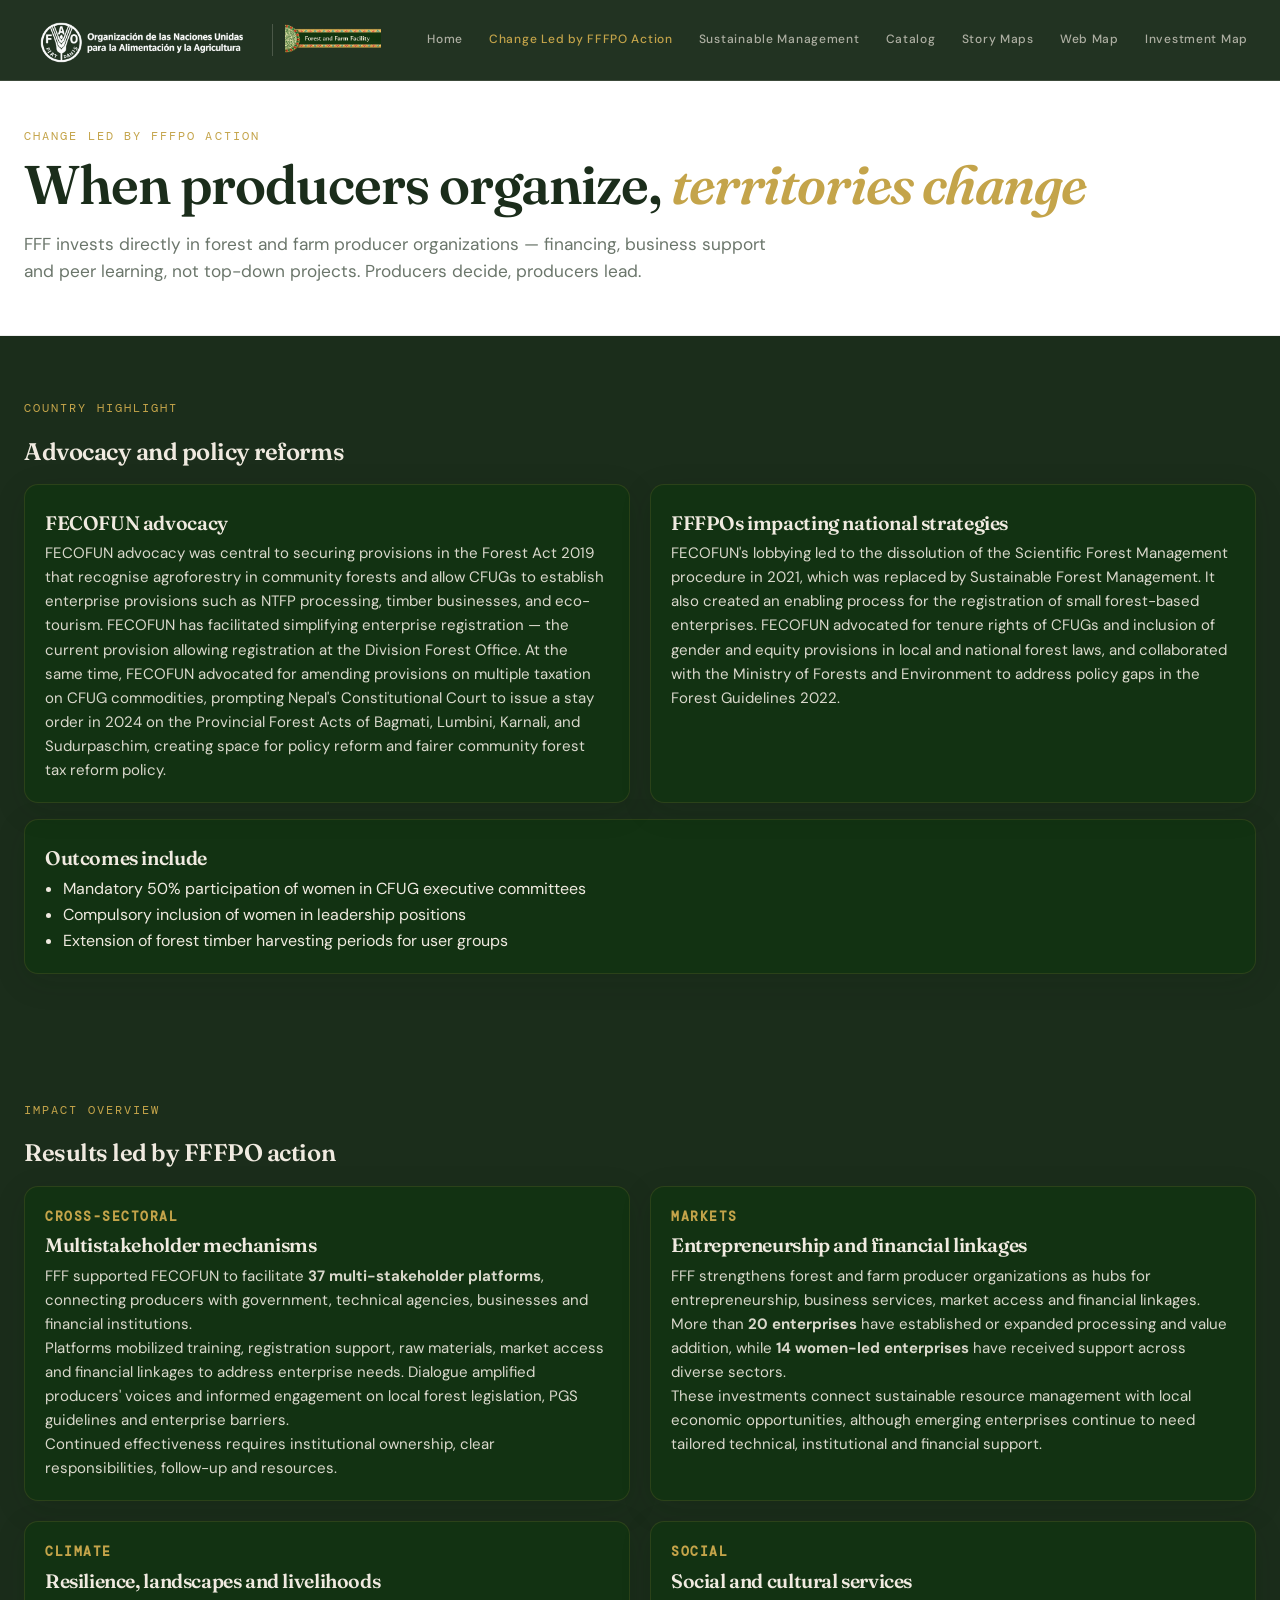
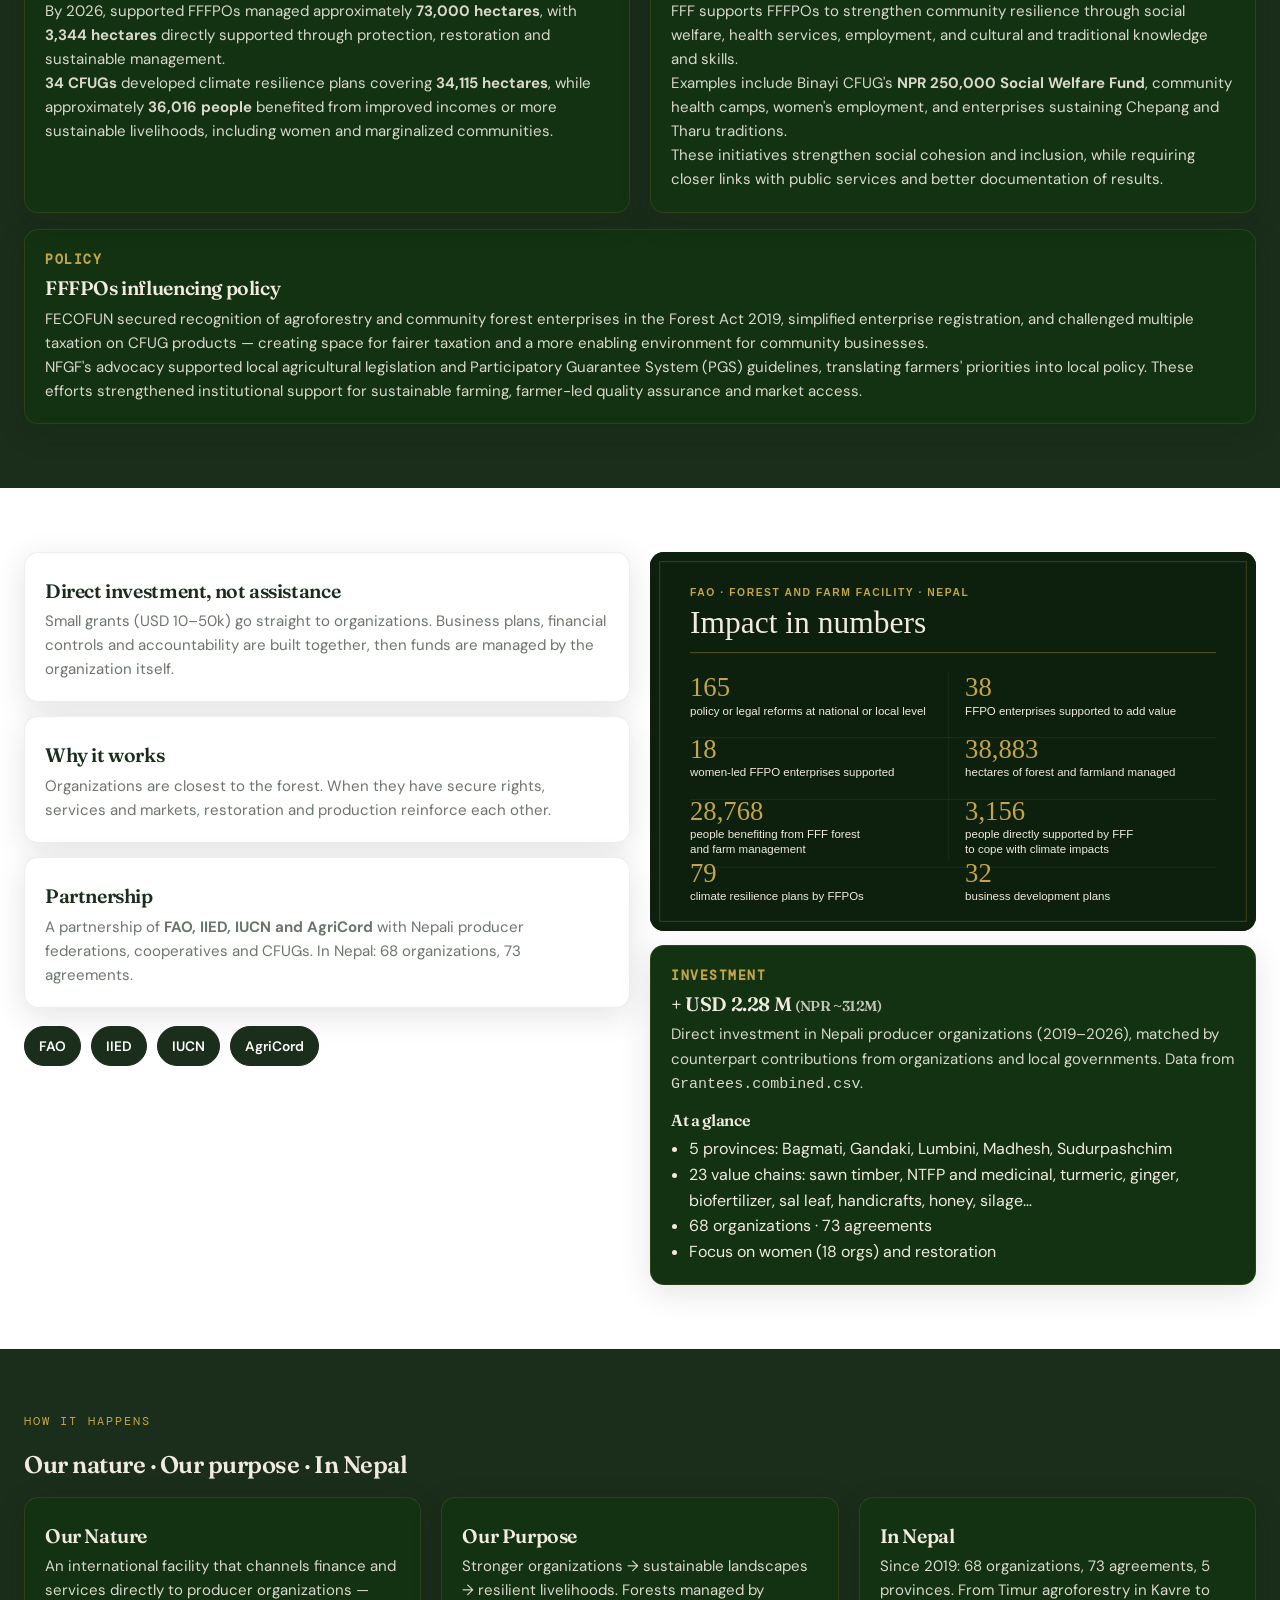
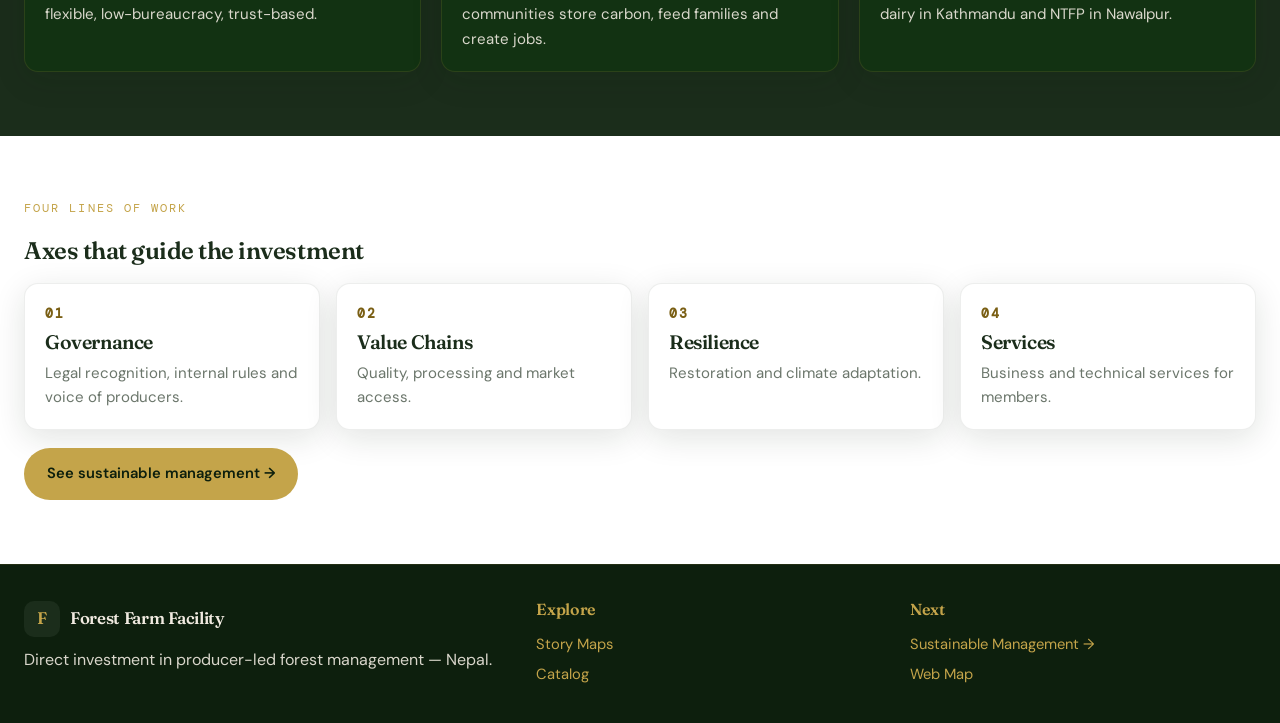
<file: our-change.html>
<!doctype html>
<html lang="en">
<head>
  <meta charset="utf-8" />
  <meta name="viewport" content="width=device-width,initial-scale=1" />
  <title>Change Led by FFFPO Action — Forest Farm Facility</title>
  <meta name="description" content="When producers organize, territories change. How the Forest & Farm Facility invests directly in producer organizations." />
  <link rel="stylesheet" href="css/style.css" />
</head>
<body>
<header class="site-header" id="site-header">
  <div class="inner">
    <a class="brand-lockup" href="index.html" aria-label="FAO and Forest and Farm Facility">
      <img src="assets/img/logo-fao.png" alt="FAO — Food and Agriculture Organization of the United Nations" class="logo-fao">
      <span class="logo-sep" aria-hidden="true"></span>
      <img src="assets/img/logo-fff.webp" alt="Forest and Farm Facility" class="logo-fff">
    </a>
    <button class="nav-toggle" aria-label="Menu"><span></span></button>
    <nav class="nav" id="siteNav">
      <a href="index.html">Home</a>
      <a href="our-change.html" class="active">Change Led by FFFPO Action</a>
      <a href="sustainable-management.html">Sustainable Management</a>
      <a href="catalog.html">Catalog</a>
      <a href="storymaps.html">Story Maps</a>
      <a href="Webmap/index.html">Web Map</a>
      <a href="investment-map.html">Investment Map</a>
    </nav>
  </div>
</header>

<div class="page-head" id="page-head"><div class="container"><p class="eyebrow">Change led by FFFPO action</p><h1>When producers organize, <em style="color:var(--gold); font-style:italic">territories change</em></h1><p class="lead">FFF invests directly in forest and farm producer organizations — financing, business support and peer learning, not top-down projects. Producers decide, producers lead.</p></div></div>

<section class="section section-dark" id="policy-reforms"><div class="container"><p class="eyebrow">Country highlight</p><h2>Advocacy and policy reforms</h2><div class="grid-2" style="margin-top:18px">
  <div class="card card-dark reveal"><h3>FECOFUN advocacy</h3><p>FECOFUN advocacy was central to securing provisions in the Forest Act 2019 that recognise agroforestry in community forests and allow CFUGs to establish enterprise provisions such as NTFP processing, timber businesses, and eco-tourism. FECOFUN has facilitated simplifying enterprise registration — the current provision allowing registration at the Division Forest Office. At the same time, FECOFUN advocated for amending provisions on multiple taxation on CFUG commodities, prompting Nepal's Constitutional Court to issue a stay order in 2024 on the Provincial Forest Acts of Bagmati, Lumbini, Karnali, and Sudurpaschim, creating space for policy reform and fairer community forest tax reform policy.</p></div>
  <div class="card card-dark reveal"><h3>FFFPOs impacting national strategies</h3><p>FECOFUN's lobbying led to the dissolution of the Scientific Forest Management procedure in 2021, which was replaced by Sustainable Forest Management. It also created an enabling process for the registration of small forest-based enterprises. FECOFUN advocated for tenure rights of CFUGs and inclusion of gender and equity provisions in local and national forest laws, and collaborated with the Ministry of Forests and Environment to address policy gaps in the Forest Guidelines 2022.</p></div>
</div>
<div class="card card-dark" style="margin-top:16px"><h3>Outcomes include</h3><ul style="margin:8px 0 0; padding-left:18px"><li>Mandatory 50% participation of women in CFUG executive committees</li><li>Compulsory inclusion of women in leadership positions</li><li>Extension of forest timber harvesting periods for user groups</li></ul></div>
</div></section>

<section class="section section-dark" id="results"><div class="container"><p class="eyebrow">Impact overview</p><h2>Results led by FFFPO action</h2><div class="grid-2" style="margin-top:18px">
  <div class="card card-dark reveal"><div class="kicker">Cross-sectoral</div><h3>Multistakeholder mechanisms</h3><p>FFF supported FECOFUN to facilitate <strong>37 multi-stakeholder platforms</strong>, connecting producers with government, technical agencies, businesses and financial institutions.</p><p>Platforms mobilized training, registration support, raw materials, market access and financial linkages to address enterprise needs. Dialogue amplified producers' voices and informed engagement on local forest legislation, PGS guidelines and enterprise barriers.</p><p>Continued effectiveness requires institutional ownership, clear responsibilities, follow-up and resources.</p></div>
  <div class="card card-dark reveal"><div class="kicker">Markets</div><h3>Entrepreneurship and financial linkages</h3><p>FFF strengthens forest and farm producer organizations as hubs for entrepreneurship, business services, market access and financial linkages.</p><p>More than <strong>20 enterprises</strong> have established or expanded processing and value addition, while <strong>14 women-led enterprises</strong> have received support across diverse sectors.</p><p>These investments connect sustainable resource management with local economic opportunities, although emerging enterprises continue to need tailored technical, institutional and financial support.</p></div>
  <div class="card card-dark reveal"><div class="kicker">Climate</div><h3>Resilience, landscapes and livelihoods</h3><p>By 2026, supported FFFPOs managed approximately <strong>73,000 hectares</strong>, with <strong>3,344 hectares</strong> directly supported through protection, restoration and sustainable management.</p><p><strong>34 CFUGs</strong> developed climate resilience plans covering <strong>34,115 hectares</strong>, while approximately <strong>36,016 people</strong> benefited from improved incomes or more sustainable livelihoods, including women and marginalized communities.</p></div>
  <div class="card card-dark reveal"><div class="kicker">Social</div><h3>Social and cultural services</h3><p>FFF supports FFFPOs to strengthen community resilience through social welfare, health services, employment, and cultural and traditional knowledge and skills.</p><p>Examples include Binayi CFUG's <strong>NPR 250,000 Social Welfare Fund</strong>, community health camps, women's employment, and enterprises sustaining Chepang and Tharu traditions.</p><p>These initiatives strengthen social cohesion and inclusion, while requiring closer links with public services and better documentation of results.</p></div>
</div>
<div class="card card-dark reveal" style="margin-top:16px"><div class="kicker">Policy</div><h3>FFFPOs influencing policy</h3><p>FECOFUN secured recognition of agroforestry and community forest enterprises in the Forest Act 2019, simplified enterprise registration, and challenged multiple taxation on CFUG products — creating space for fairer taxation and a more enabling environment for community businesses.</p><p>NFGF's advocacy supported local agricultural legislation and Participatory Guarantee System (PGS) guidelines, translating farmers' priorities into local policy. These efforts strengthened institutional support for sustainable farming, farmer-led quality assurance and market access.</p></div>
</div></section>

<section class="section" id="investment"><div class="container grid-2">
  <div class="stack">
    <div class="card reveal"><h3>Direct investment, not assistance</h3><p>Small grants (USD 10–50k) go straight to organizations. Business plans, financial controls and accountability are built together, then funds are managed by the organization itself.</p></div>
    <div class="card reveal"><h3>Why it works</h3><p>Organizations are closest to the forest. When they have secure rights, services and markets, restoration and production reinforce each other.</p></div>
    <div class="card reveal"><h3>Partnership</h3><p>A partnership of <strong>FAO, IIED, IUCN and AgriCord</strong> with Nepali producer federations, cooperatives and CFUGs. In Nepal: 68 organizations, 73 agreements.</p></div>
    <div style="display:flex; gap:10px; flex-wrap:wrap; margin-top:4px"><span class="tab active">FAO</span><span class="tab active">IIED</span><span class="tab active">IUCN</span><span class="tab active">AgriCord</span></div>
  </div>
  <div class="stack">
    <div class="card-media"><img src="assets/img/fff-impact-in-numbers.svg" alt="Impact in numbers: 165 policy or legal reforms; 38 FFFPO enterprises supported to add value; 18 women-led FFFPO enterprises; 38,883 hectares of forest and farmland managed; 28,768 people benefiting; 3,156 people supported on climate impacts; 79 climate resilience plans; 32 business development plans." /></div>
    <div class="card card-dark"><div class="kicker">Investment</div><h3 style="margin:8px 0">+ USD 2.28 M <span style="font-size:0.9rem; opacity:0.8">(NPR ~312M)</span></h3><p>Direct investment in Nepali producer organizations (2019–2026), matched by counterpart contributions from organizations and local governments. Data from <code>Grantees.combined.csv</code>.</p><h4 style="margin:16px 0 6px">At a glance</h4><ul style="margin:8px 0 0; padding-left:18px"><li>5 provinces: Bagmati, Gandaki, Lumbini, Madhesh, Sudurpashchim</li><li>23 value chains: sawn timber, NTFP and medicinal, turmeric, ginger, biofertilizer, sal leaf, handicrafts, honey, silage…</li><li>68 organizations · 73 agreements</li><li>Focus on women (18 orgs) and restoration</li></ul></div>
  </div>
</div></section>

<section class="section section-dark" id="how-it-happens"><div class="container"><p class="eyebrow">How it happens</p><h2>Our nature · Our purpose · In Nepal</h2><div class="grid-3" style="margin-top:18px">
  <div class="card card-dark reveal"><h3>Our Nature</h3><p>An international facility that channels finance and services directly to producer organizations — flexible, low-bureaucracy, trust-based.</p></div>
  <div class="card card-dark reveal"><h3>Our Purpose</h3><p>Stronger organizations → sustainable landscapes → resilient livelihoods. Forests managed by communities store carbon, feed families and create jobs.</p></div>
  <div class="card card-dark reveal"><h3>In Nepal</h3><p>Since 2019: 68 organizations, 73 agreements, 5 provinces. From Timur agroforestry in Kavre to dairy in Kathmandu and NTFP in Nawalpur.</p></div>
</div></div></section>

<section class="section" id="axes"><div class="container"><p class="eyebrow">Four lines of work</p><h2>Axes that guide the investment</h2><div class="grid-4" style="margin-top:16px">
  <div class="card"><div class="kicker">01</div><h3>Governance</h3><p>Legal recognition, internal rules and voice of producers.</p></div>
  <div class="card"><div class="kicker">02</div><h3>Value Chains</h3><p>Quality, processing and market access.</p></div>
  <div class="card"><div class="kicker">03</div><h3>Resilience</h3><p>Restoration and climate adaptation.</p></div>
  <div class="card"><div class="kicker">04</div><h3>Services</h3><p>Business and technical services for members.</p></div>
</div><div style="margin-top:18px"><a class="btn btn-gold" href="sustainable-management.html">See sustainable management →</a></div></div></section>

<footer class="site-footer" id="site-footer"><div class="container footer-grid"><div><div class="brand" style="color:var(--cream)"><span class="brand-mark">F</span><span>Forest Farm Facility</span></div><p style="color:var(--text-cream); margin-top:10px">Direct investment in producer-led forest management — Nepal.</p></div><div class="foot-links"><h4>Explore</h4><a href="storymaps.html">Story Maps</a><a href="catalog.html">Catalog</a></div><div class="foot-links"><h4>Next</h4><a href="sustainable-management.html">Sustainable Management →</a><a href="Webmap/index.html">Web Map</a></div></div></footer>
<script src="js/main.js"></script>
</body>
</html>
</file>
<file: css/style.css>
/* Main stylesheet — plain CSS, no build step */
@import url('./tokens.css');

/* Layout helpers */
.container { max-width: var(--content-w); margin: 0 auto; padding: 0 24px; }
@media (max-width: 768px) { .container { padding: 0 16px; } }
.section { padding: 64px 0; }
.section-dark { background: var(--forest); color: var(--cream); }
.section-cream { background: var(--cream); }
.section-warm { background: var(--cream-warm); }
.eyebrow { font-family: "DM Mono", monospace; font-size: 0.72rem; letter-spacing: 0.18em; text-transform: uppercase; color: var(--gold); margin: 0 0 10px; }
.lead { font-size: 1.08rem; color: var(--text-muted); max-width: 640px; }
.section-dark .lead { color: var(--text-cream); }

/* Header — Figma: fixed, rgba(27,45,27,0.97) blur(6px), h-20 (80px), FAO+FFF lockup left, nav right */
.site-header {
  position: fixed; top: 0; inset-inline: 0; z-index: 100;
  background: rgba(27,45,27,0.97);
  backdrop-filter: blur(6px);
  border-bottom: 1px solid rgba(240,234,224,0.12);
}
.site-header .inner { display: flex; align-items: center; justify-content: space-between; height: var(--header-h); max-width: 1280px; margin: 0 auto; padding: 0 20px; }
.brand-lockup { display: flex; align-items: center; gap: 12px; flex-shrink: 0; }
.brand-lockup .logo-fao { height: 48px; width: auto; object-fit: contain; max-width: 240px; display: block; }
.brand-lockup .logo-sep { width: 1px; height: 32px; flex-shrink: 0; background: rgba(240,234,224,0.2); }
.brand-lockup .logo-fff { height: 64px; width: auto; object-fit: contain; max-width: 300px; display: block; border-radius: 4px; }
.brand { display: flex; align-items: center; gap: 10px; font-weight: 600; letter-spacing: -0.02em; }
.brand-mark { width: 36px; height: 36px; border-radius: 10px; background: var(--forest); color: var(--gold); display: grid; place-items: center; font-family: "Fraunces", serif; font-size: 1rem; }
.brand span { font-family: "Fraunces", serif; font-size: 1.05rem; }
.nav { display: flex; align-items: center; gap: 2px; }
.nav a {
  padding: 6px 12px; border-radius: 6px; font-family: "DM Sans", system-ui, sans-serif; font-size: 12px; letter-spacing: 0.06em; font-weight: 500;
  color: rgba(240,234,224,0.68); transition: color .15s, background .15s;
}
.nav a:hover { color: var(--cream); background: rgba(240,234,224,0.08); }
.nav a.active { color: var(--gold); background: transparent; }
body { padding-top: var(--header-h); }
.nav-toggle { display: none; width: 40px; height: 40px; border: 1px solid rgba(240,234,224,0.18); background: rgba(255,255,255,0.08); color: var(--cream); border-radius: 10px; cursor: pointer; }
.nav-toggle span, .nav-toggle span::before, .nav-toggle span::after {
  display: block; width: 16px; height: 2px; background: var(--cream); border-radius: 2px; position: relative; content: ""; margin: 0 auto;
}
.nav-toggle span::before { position: absolute; top: -5px; left: 0; }
.nav-toggle span::after { position: absolute; top: 5px; left: 0; }
@media (max-width: 1024px) {
  .nav { display: none; position: absolute; top: var(--header-h); left: 0; right: 0; background: rgba(27,45,27,0.98); border-top: 1px solid rgba(240,234,224,0.12); flex-direction: column; align-items: stretch; padding: 12px 16px 20px; box-shadow: var(--shadow-strong); }
  .nav.open { display: flex; }
  .nav a { padding: 12px 14px; border-radius: 10px; color: rgba(240,234,224,0.78); }
  .nav a.active { color: var(--gold); background: rgba(240,234,224,0.08); }
  .nav-toggle { display: grid; place-items: center; }
  .site-header { position: fixed; }
}

/* Hero */
.hero {
  position: relative; min-height: min(88vh, 860px); display: flex; flex-direction: column; justify-content: flex-end;
  overflow: clip; background: var(--forest-deep); color: var(--white);
  padding: 48px 0 0;
}
.hero-media { position: absolute; inset: 0; overflow: hidden; }
.hero-media img {
  position: absolute; inset: 0; width: 100%; height: 100%; object-fit: cover;
  opacity: 0; transition: opacity 900ms ease, transform 900ms ease;
}
.hero-media img.active { opacity: 0.62; }
.hero-scrim { position: absolute; inset: 0; background: linear-gradient(to top, #0d1f0d 38%, rgba(13,31,13,0.2) 78%, transparent); }
.hero-content { position: relative; padding: 48px 0 36px; }
.hero h1 { font-size: clamp(2.4rem, 6vw, 5.2rem); max-width: 860px; margin: 0; }
.hero h1 em { font-style: italic; font-weight: 400; color: var(--gold); }
.hero .subtitle { max-width: 620px; margin: 18px 0 0; font-size: 1.05rem; color: rgba(255,255,255,0.88); }
.hero-actions { display: flex; gap: 12px; flex-wrap: wrap; margin-top: 22px; }
.btn {
  display: inline-flex; align-items: center; justify-content: center; gap: 8px;
  padding: 13px 22px; border-radius: 999px; font-weight: 600; font-size: 0.92rem;
  border: 1px solid transparent; cursor: pointer; transition: transform .15s, background .2s, border-color .2s;
}
.btn:active { transform: translateY(1px); }
.btn-gold { background: var(--gold); color: var(--forest-deep); }
.btn-gold:hover { background: #d3b65c; }
.btn-ghost { background: rgba(255,255,255,0.1); color: var(--white); border-color: rgba(255,255,255,0.22); backdrop-filter: blur(6px); }
.btn-ghost:hover { background: rgba(255,255,255,0.16); }
.hero-dots { display: flex; gap: 8px; margin: 18px 0 0; }
.hero-dots button { width: 6px; height: 6px; border-radius: 999px; border: 0; background: rgba(255,255,255,0.4); cursor: pointer; padding: 0; transition: width .25s, background .25s; }
.hero-dots button.active { width: 22px; background: var(--gold); }

/* Stats bar */
.stats-bar { position: relative; display: grid; grid-template-columns: repeat(4,1fr); gap: 1px; background: var(--gold-border); border-top: 1px solid var(--gold-border); margin-top: 8px; }
.stat { background: rgba(255,255,255,0.04); backdrop-filter: blur(6px); padding: 18px 20px; }
.stat strong { font-family: "Fraunces", serif; font-size: 1.7rem; line-height: 1; color: var(--gold); }
.stat span { display: block; font-family: "DM Mono", monospace; font-size: 0.7rem; letter-spacing: 0.12em; text-transform: uppercase; opacity: 0.9; margin-top: 4px; }
.stat small { display: block; font-size: 0.78rem; opacity: 0.7; margin-top: 2px; }
@media (max-width: 720px) { .stats-bar { grid-template-columns: repeat(2,1fr); } }

/* Marquee */
.marquee { overflow: hidden; white-space: nowrap; border-top: 1px solid rgba(196,164,74,0.14); border-bottom: 1px solid rgba(196,164,74,0.14); background: var(--forest); }
.marquee-inner { display: inline-flex; animation: marquee 28s linear infinite; }
.marquee span { padding: 12px 28px; font-family: "DM Mono", monospace; font-size: 0.78rem; letter-spacing: 0.14em; text-transform: uppercase; color: var(--gold); }
@keyframes marquee { from { transform: translateX(0); } to { transform: translateX(-50%); } }

/* Cards / grids */
.grid-2 { display: grid; grid-template-columns: 1fr 1fr; gap: 20px; }
.grid-3 { display: grid; grid-template-columns: repeat(3,1fr); gap: 20px; }
.grid-4 { display: grid; grid-template-columns: repeat(4,1fr); gap: 16px; }
@media (max-width: 900px) { .grid-3 { grid-template-columns: 1fr; } .grid-2 { grid-template-columns: 1fr; } .grid-4{grid-template-columns:1fr 1fr;} }
@media (max-width: 560px) { .grid-4{grid-template-columns:1fr;} }

.card { background: var(--white); border: 1px solid rgba(27,45,27,0.08); border-radius: var(--radius); padding: 20px; box-shadow: var(--shadow); }
.card-dark { background: #123212; border-color: rgba(196,164,74,0.14); color: var(--cream); }
.card-media { border-radius: var(--radius); overflow: hidden; aspect-ratio: 16/10; background: #0e2410; }
.card-media img { width: 100%; height: 100%; object-fit: cover; transition: transform .5s; }
.card:hover .card-media img { transform: scale(1.04); }
.kicker { font-family: "DM Mono", monospace; font-size: 0.8rem; letter-spacing: 0.12em; text-transform: uppercase; font-weight: 600; color: #7a5f14; }
.card-dark .kicker, .section-dark .kicker { color: var(--gold); }
/* catalog category sections (js/catalog.js groups the chain cards by category) */
.cat-heading { margin: 28px 0 14px; font-size: 1rem; letter-spacing: 0.12em; text-transform: uppercase; color: var(--forest); }
#catalogGrid > .cat-heading:first-child { margin-top: 0; }
.cat-heading .muted { margin-left: 10px; letter-spacing: 0; text-transform: none; font-size: 0.85rem; }
.cat-heading .cat-icon { margin-right: 8px; font-size: 1.35rem; }
/* Forest-based section: the chains grow as ONE overlapping stand — sky wash, blurred distant treeline, shared ground. Item margin sets label pitch, canopy negative margins interleave the crowns; odd/even back/front depth. */
.forest { position: relative; display: flex; align-items: flex-end; justify-content: center; padding: 26px 10px 10px; overflow: hidden; border-radius: var(--radius-lg); background: linear-gradient(to bottom, #e9f3e6 0%, #ddebd8 55%, #cfdfc6 100%); }
.forest::before { content: ""; position: absolute; left: 0; right: 0; bottom: 100px; height: 130px; z-index: 0; background: repeating-radial-gradient(circle at 50% 118%, #4a8a3f 0 46px, transparent 46px 92px); background-size: 184px 130px; background-repeat: repeat-x; filter: blur(7px); opacity: 0.55; }
.forest::after { content: ""; position: absolute; left: 0; right: 0; bottom: 0; height: 80px; z-index: 0; background: linear-gradient(to bottom, #6aab54 0 7px, #7a5c3e 7px 100%); border-radius: 50% 50% 0 0 / 12px 12px 0 0; }
.forest .tree { position: relative; z-index: 1; display: flex; flex-direction: column; align-items: center; gap: 0; flex: none; margin: 0 6px; text-align: center; }
.forest .tree:nth-child(even) { z-index: 2; }
.forest .tree:nth-child(odd) .canopy { transform: scale(0.9); filter: brightness(0.87) saturate(0.94); }
.forest .tree:nth-child(even) .canopy { filter: drop-shadow(0 3px 3px rgba(20,40,20,0.35)); }
.forest::before, .forest::after { pointer-events: none; }
@media (max-width: 700px) { .forest { flex-wrap: wrap; } .forest::before, .forest::after { display: none; } .forest .tree-name, .forest .grant-toggle { color: var(--forest); } }
.forest .canopy { display: grid; place-items: center; width: var(--tree, 56px); height: var(--tree, 56px); margin: 0 -34px; box-shadow: inset 0 -5px 10px rgba(0,0,0,0.16); }
.forest .canopy-icon { font-size: calc(var(--tree, 56px) * 0.44); line-height: 1; filter: drop-shadow(0 0 2px #fff) drop-shadow(0 0 4.5px rgba(255,255,255,.9)); }
/* one crown silhouette per chain — clip-path / border-radius only, no images */
.forest .crown-wide    { width: calc(var(--tree, 56px) * 1.16); height: calc(var(--tree, 56px) * 0.72); border-radius: 50% 50% 46% 46% / 74% 74% 26% 26%; background: radial-gradient(circle at 40% 26%, #a8dc9c, #4e9a4a 72%, #2f6b2b); }
.forest .crown-fir     { clip-path: polygon(50% 0%, 100% 60%, 76% 56%, 94% 100%, 6% 100%, 24% 56%, 0% 60%); background: linear-gradient(#93d98c, #4c8f45); }
/* bamboo grove: 3 segmented culms with leaves, drawn in CSS (no photo in repo) — replaces the emoji.
   Culms run long into the soil, so bamboo hides the shared brown trunk (sibling selector). */
.forest .crown-bamboo { width: calc(var(--tree, 56px) * 0.9); height: calc(var(--tree, 56px) * 1.05); background: none; box-shadow: none; display: flex; align-items: flex-end; justify-content: center; gap: calc(var(--tree, 56px) * 0.09); }
.forest .crown-bamboo + .trunk { display: none; }
.forest .crown-bamboo i { position: relative; width: calc(var(--tree, 56px) * 0.11); border-radius: 999px; background: repeating-linear-gradient(to bottom, #93c65e 0 11%, #5d8f3e 11% 14%); }
.forest .crown-bamboo i:nth-child(1) { height: 86%; }
.forest .crown-bamboo i:nth-child(2) { height: 100%; }
.forest .crown-bamboo i:nth-child(3) { height: 76%; }
.forest .crown-bamboo i::before, .forest .crown-bamboo i::after { content: ""; position: absolute; width: calc(var(--tree, 56px) * 0.24); height: calc(var(--tree, 56px) * 0.1); background: linear-gradient(135deg, #86c661, #4a8a3f); border-radius: 100% 4% 100% 4%; }
.forest .crown-bamboo i::before { top: 16%; left: 70%; transform: rotate(28deg); }
.forest .crown-bamboo i::after { top: 36%; right: 70%; transform: rotate(-28deg) scaleX(-1); }
.forest .crown-palm    { clip-path: polygon(50% 100%, 2% 46%, 18% 4%, 50% 34%, 82% 4%, 98% 46%); background: linear-gradient(#b3e3a8, #5aa152); }
.forest .crown-bush    { width: calc(var(--tree, 56px) * 1.2); height: calc(var(--tree, 56px) * 0.62); border-radius: 46% 54% 40% 60% / 62% 58% 42% 38%; background: radial-gradient(circle at 32% 32%, #d6f0cc, #7fbc6d 70%, #4a8a3f); }
.forest .crown-broad   { width: calc(var(--tree, 56px) * 1.1); height: calc(var(--tree, 56px) * 0.66); border-radius: 16% 22% 18% 14% / 26% 30% 24% 20%; background: linear-gradient(135deg, #cfe9a8, #6aab54); }
.forest .crown-flower  { clip-path: polygon(50.0% 0.0%, 62.0% 29.2%, 93.3% 25.0%, 74.0% 50.0%, 93.3% 75.0%, 62.0% 70.8%, 50.0% 100.0%, 38.0% 70.8%, 6.7% 75.0%, 26.0% 50.0%, 6.7% 25.0%, 38.0% 29.2%); background: radial-gradient(circle at 50% 50%, #f7edb0 0 20%, #7ec878 44%, #3d7c37 82%); }
.forest .crown-blossom { clip-path: polygon(50.0% 0.0%, 69.0% 17.1%, 93.3% 25.0%, 88.0% 50.0%, 93.3% 75.0%, 69.0% 82.9%, 50.0% 100.0%, 31.0% 82.9%, 6.7% 75.0%, 12.0% 50.0%, 6.7% 25.0%, 31.0% 17.1%); background: radial-gradient(circle at 50% 42%, #ffe07a 0 16%, #86c97e 38%, #3a7a34 80%); }
.forest .trunk { width: calc(var(--tree, 56px) * 0.14); height: calc(var(--tree, 56px) * 0.45); border-radius: 2px; background: linear-gradient(to right, #6d4c41, #a1887f 45%, #5d4037); }
.forest .tree-name { min-height: 2.2em; margin-top: 6px; font-size: 0.78rem; font-weight: 600; color: #f5efe0; }
.forest .grant-toggle { background: none; border: 0; padding: 2px 4px; margin-top: 2px; font: inherit; font-size: 0.75rem; color: #f5efe0; text-decoration: underline dotted; text-underline-offset: 3px; cursor: pointer; }
.forest .grant-toggle:hover { text-decoration-style: solid; }
/* open tree lifts above its neighbours (accordion); the drawer below the soil carries the detail */
.forest .tree.open { z-index: 6; }
/* shared roots drawer: Organization × Grant title table below the soil, same soil background */
.roots-drawer { margin: 12px auto 0; max-width: 1020px; background: linear-gradient(to bottom, #6aab54 0 7px, #7a5c3e 7px 100%); border-radius: 12px; padding: 12px 18px 14px; }
.roots-drawer[hidden] { display: none; }
.roots-head { font-size: 0.8rem; font-weight: 600; color: #f5efe0; margin-bottom: 6px; text-align: center; }
.roots-table { width: 100%; border-collapse: collapse; }
.roots-table th { font-size: 0.66rem; letter-spacing: 0.12em; text-transform: uppercase; color: rgba(245,239,224,0.7); background: transparent; text-align: left; padding: 6px 10px; border-bottom: 1px solid rgba(245,239,224,0.35); }
.roots-table td { font-size: 0.78rem; line-height: 1.4; color: #f5efe0; text-align: left; vertical-align: top; padding: 7px 10px; border-bottom: 1px solid rgba(245,239,224,0.16); }
.roots-table tr:last-child td { border-bottom: 0; }
.card h3 { margin: 8px 0 8px; font-size: 1.22rem; }
.card p { margin: 0; color: var(--text-muted); font-size: 0.94rem; }
.section-dark .card p, .card-dark p { color: var(--text-cream); }

/* Explore grid */
.explore-grid { display: grid; grid-template-columns: repeat(3,1fr); gap: 1px; background: rgba(27,45,27,0.08); border-radius: var(--radius-lg); overflow: hidden; }
.explore-card { background: var(--white); padding: 22px 20px; display: flex; flex-direction: column; gap: 10px; transition: background .2s; }
.explore-card:hover { background: #fbf8f1; }
.explore-card .num { font-family: "DM Mono", monospace; font-size: 0.78rem; color: var(--gold); }
.explore-card h3 { margin: 0; font-size: 1.18rem; }
.explore-card p { margin: 0; font-size: 0.9rem; color: var(--text-muted); }
.explore-card a { margin-top: auto; font-weight: 600; font-size: 0.88rem; color: var(--forest); }
@media (max-width: 900px) { .explore-grid { grid-template-columns: 1fr 1fr; } }
@media (max-width: 560px) { .explore-grid { grid-template-columns: 1fr; } }

/* Action carousel */
.carousel { display: grid; grid-template-columns: 1.6fr 0.9fr; gap: 18px; align-items: stretch; min-height: 420px; }
.carousel-main { position: relative; border-radius: var(--radius-lg); overflow: hidden; background: #0e2410; min-height: 400px; }
.carousel-main img { position: absolute; inset: 0; width: 100%; height: 100%; object-fit: cover; opacity: 0; transition: opacity 600ms ease; }
.carousel-main img.active { opacity: 1; }
.carousel-copy { background: var(--white); border-radius: var(--radius-lg); padding: 26px; display: flex; flex-direction: column; justify-content: center; border: 1px solid rgba(27,45,27,0.08); }
.carousel-copy h3 { margin: 6px 0 10px; font-size: 1.5rem; color: var(--forest); }
.carousel-controls { display: flex; gap: 10px; margin-top: 16px; }
.carousel-controls button { width: 40px; height: 40px; border-radius: 999px; border: 1px solid rgba(27,45,27,0.12); background: var(--white); cursor: pointer; }
.progress { height: 3px; background: rgba(27,45,27,0.08); border-radius: 999px; overflow: hidden; margin-top: 16px; }
.progress i { display: block; height: 100%; background: var(--gold); width: 0; transition: width 500ms ease; }
@media (max-width: 860px) { .carousel { grid-template-columns: 1fr; } }

/* Voices */
.voices-grid { display: grid; grid-template-columns: repeat(3,1fr); gap: 1px; background: rgba(27,45,27,0.08); border-radius: var(--radius-lg); overflow: hidden; }
.voice { position: relative; overflow: hidden; min-height: 360px; background: var(--forest); color: var(--white); display: flex; flex-direction: column; justify-content: flex-end; padding: 22px; }
.voice img { position: absolute; inset: 0; width: 100%; height: 100%; object-fit: cover; opacity: 0.62; transition: transform .6s; }
.voice:hover img { transform: scale(1.05); }
.voice > * { position: relative; }
.voice .region { font-family: "DM Mono", monospace; font-size: 0.7rem; letter-spacing: 0.14em; text-transform: uppercase; color: var(--gold); }
.voice h3 { margin: 8px 0 0; font-size: 1.18rem; }
.voice p { color: rgba(255,255,255,0.82); font-size: 0.9rem; margin: 8px 0 10px; }
.voice a { color: var(--gold); font-weight: 600; font-size: 0.9rem; }
@media (max-width: 860px) { .voices-grid { grid-template-columns: 1fr; } }

/* Publications */
.pub-grid { display: grid; grid-template-columns: 1fr 1fr; gap: 1px; background: rgba(196,164,74,0.12); border-radius: var(--radius-lg); overflow: hidden; }
.pub { padding: 24px; background: #132613; color: var(--cream); display: flex; flex-direction: column; gap: 12px; }
.pub h3 { margin: 0; }
.pub a { color: var(--gold); font-weight: 600; }
@media (max-width: 720px) { .pub-grid { grid-template-columns: 1fr; } }

/* Page header */
.page-head { padding: 48px 0 32px; border-bottom: 1px solid rgba(27,45,27,0.08); }
.page-head h1 { margin: 8px 0 10px; font-size: clamp(2rem, 4.5vw, 3.4rem); }
.page-head p { max-width: 760px; }

/* Filters / tabs */
.tabs { display: flex; flex-wrap: wrap; gap: 8px; margin: 18px 0; }
.tab { padding: 8px 14px; border-radius: 999px; border: 1px solid rgba(27,45,27,0.14); background: var(--white); font-weight: 600; font-size: 0.86rem; cursor: pointer; }
.tab.active { background: var(--forest); color: var(--white); border-color: var(--forest); }
.filter-row { display: flex; gap: 10px; flex-wrap: wrap; align-items: center; margin: 16px 0; }
.filter-row select, .filter-row input { padding: 10px 12px; border-radius: 10px; border: 1px solid rgba(27,45,27,0.14); background: var(--white); min-width: 180px; }

/* Table */
.table-wrap { overflow: auto; border: 1px solid rgba(27,45,27,0.08); border-radius: var(--radius); }
table { width: 100%; border-collapse: collapse; font-size: 0.9rem; }
th, td { padding: 10px 12px; text-align: left; border-bottom: 1px solid rgba(27,45,27,0.08); }
th { font-family: "DM Mono", monospace; font-size: 0.72rem; letter-spacing: 0.08em; text-transform: uppercase; background: #f7f5ef; }

/* Timeline */
.timeline { display: grid; grid-template-columns: repeat(7,1fr); gap: 12px; }
.timeline .year { background: var(--white); border: 1px solid rgba(27,45,27,0.08); border-radius: var(--radius); padding: 14px; text-align: center; }
.timeline .year strong { display: block; font-family: "Fraunces", serif; font-size: 1.2rem; color: var(--forest); }
@media (max-width: 900px) { .timeline { grid-template-columns: repeat(3,1fr); } }
@media (max-width: 520px) { .timeline { grid-template-columns: 1fr 1fr; } }

/* Map placeholder */
.map-frame { border-radius: var(--radius-lg); overflow: hidden; border: 1px solid rgba(27,45,27,0.08); background: #e8f0e8; position: relative; min-height: 520px; display: grid; place-items: center; }
.map-frame img { width: 100%; height: 100%; object-fit: cover; }
.map-embed-note { position: absolute; bottom: 12px; left: 12px; right: 12px; background: rgba(255,255,255,0.92); backdrop-filter: blur(8px); border: 1px solid rgba(27,45,27,0.12); border-radius: 12px; padding: 10px 14px; font-size: 0.86rem; }

/* Reveal */
.reveal { opacity: 0; transform: translateY(12px); transition: opacity 600ms ease, transform 600ms ease; }
.reveal.in { opacity: 1; transform: none; }

/* Footer */
.site-footer { background: var(--forest-deep); color: var(--cream); padding: 36px 0; margin-top: 0; border-top: 1px solid rgba(196,164,74,0.12); }
.site-footer a { color: var(--gold); }
.footer-grid { display: grid; grid-template-columns: 1.4fr 1fr 1fr; gap: 28px; }
@media (max-width: 760px) { .footer-grid { grid-template-columns: 1fr; } }
.footer-grid h4 { color: var(--gold); margin: 0 0 10px; font-size: 1rem; }
.foot-links { display: flex; flex-direction: column; gap: 6px; font-size: 0.92rem; }

/* Utilities */
.muted { color: var(--text-muted); }
.gold { color: var(--gold); }
.center { text-align: center; }
.stack { display: flex; flex-direction: column; gap: 14px; }
.hidden { display: none !important; }
</file>
